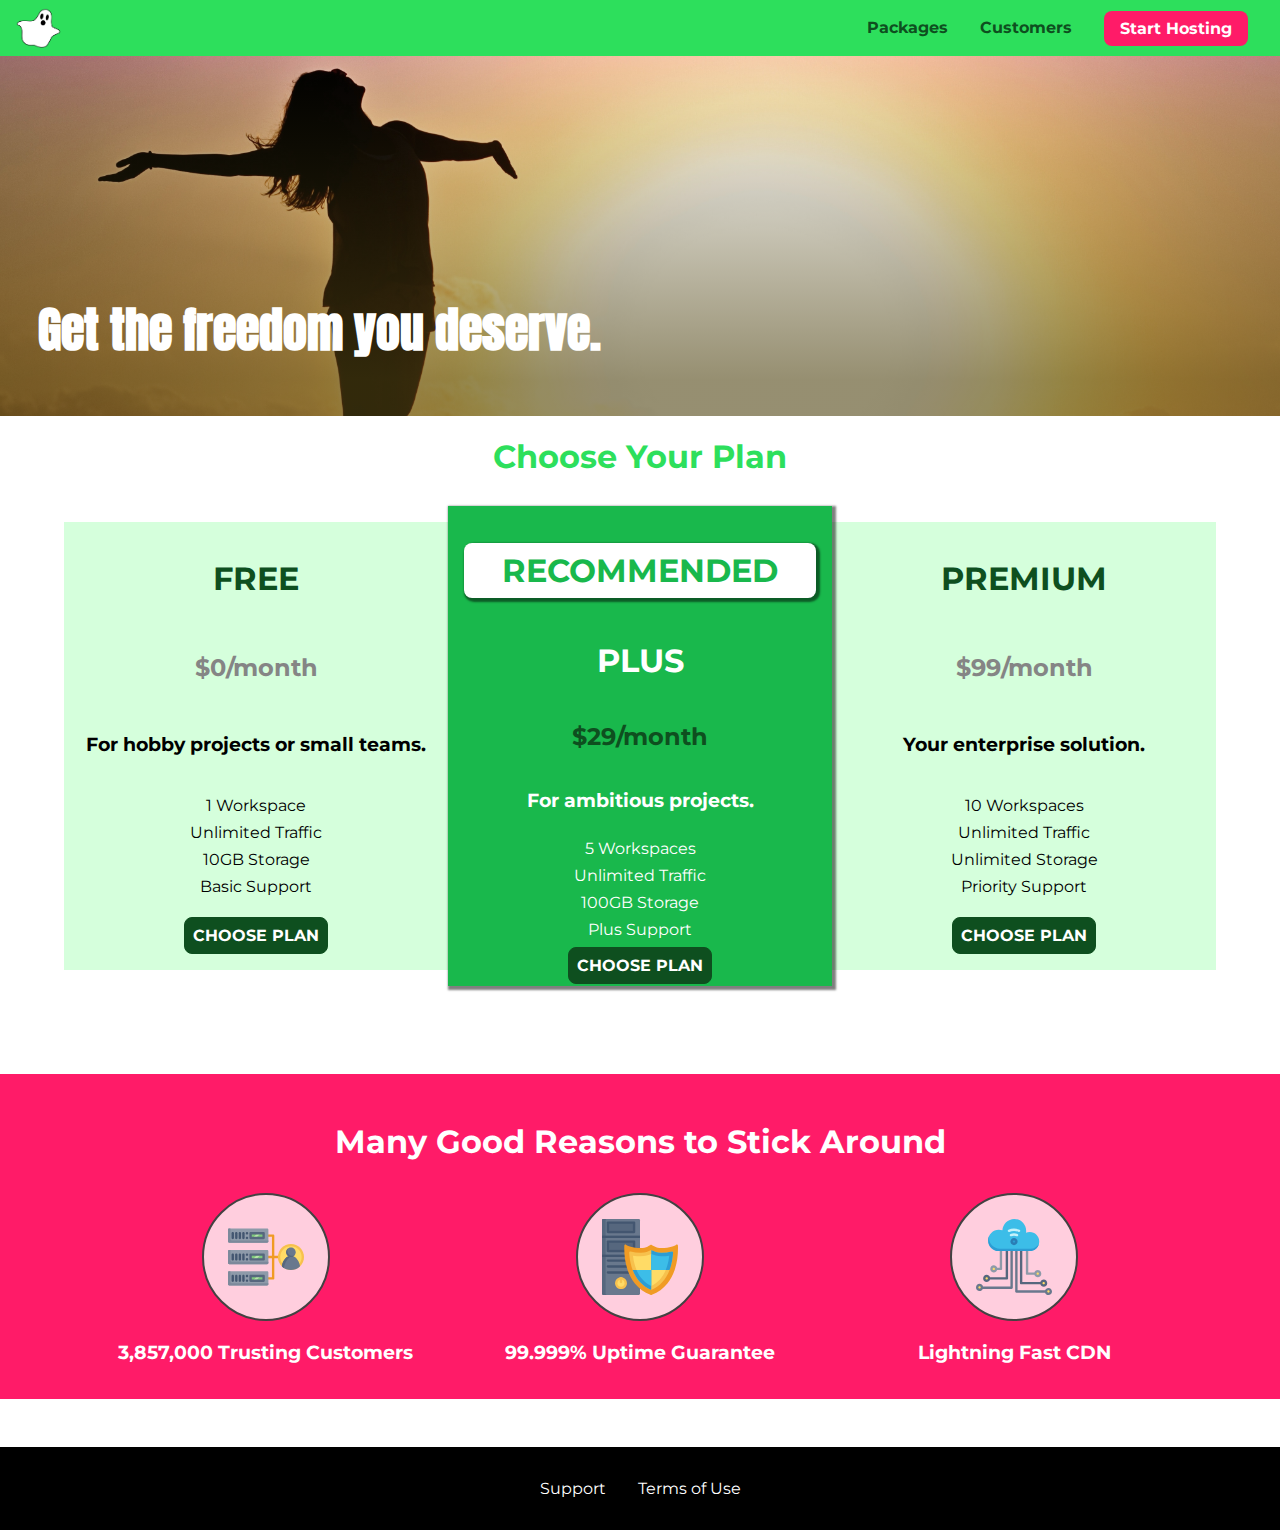
<file: index.html>
<!DOCTYPE html>
<html lang="en">

<head>
    <meta charset="UTF-8">
    <meta http-equiv="X-UA-Compatible" content="ie=edge">
    <meta name="viewport" content="width=device-width, initial-scale=1.0">
    <title>uHost</title>
    <link rel="shortcut icon" href="/images/ghost-png-36315.png">
    <link rel="stylesheet" href="shared.css">
    <link rel="stylesheet" href="main.css">
</head>

<body>
    <div class="backdrop"></div>
    <div class="modal">
        <h1 class="modal__title">Do you want to continue?</h1>
        <div class="modal__actions">
            <a href="start-hosting/index.html" class="modal__action">Yes!</a>
            <button class="modal__action modal__action--negative" type="button">No!</button>
        </div>
    </div>
    <header class="main-header">
        <div>
            <button class="toggle-button">
                <span class="toggle-button__bar"></span>
                <span class="toggle-button__bar"></span>
                <span class="toggle-button__bar"></span>
            </button>
            <a href="index.html" class="main-header__brand">
                <img src="/images/ghost-png-36315.png" alt="uHost - Your favorite hosting company">
            </a>
        </div>
        <nav class="main-nav">
            <ul class="main-nav__items">
                <li class="main-nav__item">
                    <a href="packages/index.html">Packages</a>
                </li>
                <li class="main-nav__item">
                    <a href="customers/index.html">Customers</a>
                </li>
                <li class="main-nav__item main-nav__item--cta">
                    <a href="start-hosting/index.html">Start Hosting</a>
                </li>
            </ul>
        </nav>
    </header>
    <nav class="mobile-nav">
        <ul class="mobile-nav__items">
            <li class="mobile-nav__item">
                <a href="packages/index.html">Packages</a>
            </li>
            <li class="mobile-nav__item">
                <a href="customers/index.html">Customers</a>
            </li>
            <li class="mobile-nav__item mobile-nav__item--cta">
                <a href="start-hosting/index.html">Start Hosting</a>
            </li>
        </ul>
    </nav>
    <main>
        <section id="product-overview">
            <h1>Get the freedom you deserve.</h1>
        </section>
        <section id="plans">
            <h1 class="section-title">Choose Your Plan</h1>
            <div class="plan__list">
                <article class="plan">
                    <h1 class="plan__title">FREE</h1>
                    <h2 class="plan__price">$0/month</h2>
                    <h3>For hobby projects or small teams.</h3>
                    <ul class="plan__features">
                        <li class="plan__feature">1 Workspace</li>
                        <li class="plan__feature">Unlimited Traffic</li>
                        <li class="plan__feature">10GB Storage</li>
                        <li class="plan__feature">Basic Support</li>
                    </ul>
                    <div>
                        <button class="button">CHOOSE PLAN</button>
                    </div>
                </article>
                <article class="plan plan--highlighted">
                    <h1 class="plan__annotation">RECOMMENDED</h1>
                    <h1 class="plan__title">PLUS</h1>
                    <h2 class="plan__price">$29/month</h2>
                    <h3>For ambitious projects.</h3>
                    <ul class="plan__features">
                        <li class="plan__feature">5 Workspaces</li>
                        <li class="plan__feature">Unlimited Traffic</li>
                        <li class="plan__feature">100GB Storage</li>
                        <li class="plan__feature">Plus Support</li>
                    </ul>
                    <div>
                        <button class="button">CHOOSE PLAN</button>
                    </div>
                </article>
                <article class="plan">
                    <h1 class="plan__title">PREMIUM</h1>
                    <h2 class="plan__price">$99/month</h2>
                    <h3>Your enterprise solution.</h3>
                    <ul class="plan__features">
                        <li class="plan__feature">10 Workspaces</li>
                        <li class="plan__feature">Unlimited Traffic</li>
                        <li class="plan__feature">Unlimited Storage</li>
                        <li class="plan__feature">Priority Support</li>
                    </ul>
                    <div>
                        <button class="button">CHOOSE PLAN</button>
                    </div>
                </article>
            </div>
        </section>
        <section id="key-features">
            <h1 class="section-title">Many Good Reasons to Stick Around</h1>
            <ul class="key-feature__list">
                <li class="key-feature">
                    <div class="key-feature__image">
                        <svg viewBox="0 0 512 512">
                            <path style="fill:#F09B24;"
                                d="M344,248h-32V112c0-4.418-3.582-8-8-8h-40c-4.418,0-8,3.582-8,8s3.582,8,8,8h32v128h-32  c-4.418,0-8,3.582-8,8s3.582,8,8,8h32v128h-32c-4.418,0-8,3.582-8,8s3.582,8,8,8h40c4.418,0,8-3.582,8-8V264h32c4.418,0,8-3.582,8-8  S348.418,248,344,248z" />
                            <path style="fill:#8E9AA9;"
                                d="M264,64H8c-4.418,0-8,3.582-8,8v80c0,4.418,3.582,8,8,8h256c4.418,0,8-3.582,8-8V72  C272,67.582,268.418,64,264,64z" />
                            <path style="fill:#7C899B;"
                                d="M24,144c-4.418,0-8-3.582-8-8V64H8c-4.418,0-8,3.582-8,8v80c0,4.418,3.582,8,8,8h256  c4.418,0,8-3.582,8-8v-8H24z" />
                            <rect x="152" y="96" style="fill:#B8E3A8;" width="88" height="32" />
                            <g>
                                <polygon style="fill:#7EC97D;" points="152,96 152,128 166,128 198,96  " />
                                <polygon style="fill:#7EC97D;" points="220,96 188,128 240,128 240,96  " />
                            </g>
                            <path style="fill:#56677E;"
                                d="M240,136h-88c-4.418,0-8-3.582-8-8V96c0-4.418,3.582-8,8-8h88c4.418,0,8,3.582,8,8v32  C248,132.418,244.418,136,240,136z M160,120h72v-16h-72V120z" />
                            <g>
                                <path style="fill:#435670;"
                                    d="M32,136c-4.418,0-8-3.582-8-8V96c0-4.418,3.582-8,8-8s8,3.582,8,8v32C40,132.418,36.418,136,32,136z   " />
                                <path style="fill:#435670;"
                                    d="M56,136c-4.418,0-8-3.582-8-8V96c0-4.418,3.582-8,8-8s8,3.582,8,8v32C64,132.418,60.418,136,56,136z   " />
                                <path style="fill:#435670;"
                                    d="M80,136c-4.418,0-8-3.582-8-8V96c0-4.418,3.582-8,8-8s8,3.582,8,8v32C88,132.418,84.418,136,80,136z   " />
                                <path style="fill:#435670;"
                                    d="M104,136c-4.418,0-8-3.582-8-8V96c0-4.418,3.582-8,8-8s8,3.582,8,8v32   C112,132.418,108.418,136,104,136z" />
                                <path style="fill:#435670;"
                                    d="M128,105c-4.418,0-8-3.582-8-8v-1c0-4.418,3.582-8,8-8s8,3.582,8,8v1   C136,101.418,132.418,105,128,105z" />
                                <path style="fill:#435670;"
                                    d="M128,136c-4.418,0-8-3.582-8-8v-1c0-4.418,3.582-8,8-8s8,3.582,8,8v1   C136,132.418,132.418,136,128,136z" />
                            </g>
                            <path style="fill:#8E9AA9;"
                                d="M264,208H8c-4.418,0-8,3.582-8,8v80c0,4.418,3.582,8,8,8h256c4.418,0,8-3.582,8-8v-80  C272,211.582,268.418,208,264,208z" />
                            <path style="fill:#7C899B;"
                                d="M24,288c-4.418,0-8-3.582-8-8v-72H8c-4.418,0-8,3.582-8,8v80c0,4.418,3.582,8,8,8h256  c4.418,0,8-3.582,8-8v-8H24z" />
                            <rect x="152" y="240" style="fill:#B8E3A8;" width="88" height="32" />
                            <g>
                                <polygon style="fill:#7EC97D;" points="152,240 152,272 166,272 198,240  " />
                                <polygon style="fill:#7EC97D;" points="220,240 188,272 240,272 240,240  " />
                            </g>
                            <path style="fill:#56677E;"
                                d="M240,280h-88c-4.418,0-8-3.582-8-8v-32c0-4.418,3.582-8,8-8h88c4.418,0,8,3.582,8,8v32  C248,276.418,244.418,280,240,280z M160,264h72v-16h-72V264z" />
                            <g>
                                <path style="fill:#435670;"
                                    d="M32,280c-4.418,0-8-3.582-8-8v-32c0-4.418,3.582-8,8-8s8,3.582,8,8v32C40,276.418,36.418,280,32,280   z" />
                                <path style="fill:#435670;"
                                    d="M56,280c-4.418,0-8-3.582-8-8v-32c0-4.418,3.582-8,8-8s8,3.582,8,8v32C64,276.418,60.418,280,56,280   z" />
                                <path style="fill:#435670;"
                                    d="M80,280c-4.418,0-8-3.582-8-8v-32c0-4.418,3.582-8,8-8s8,3.582,8,8v32C88,276.418,84.418,280,80,280   z" />
                                <path style="fill:#435670;"
                                    d="M104,280c-4.418,0-8-3.582-8-8v-32c0-4.418,3.582-8,8-8s8,3.582,8,8v32   C112,276.418,108.418,280,104,280z" />
                                <path style="fill:#435670;"
                                    d="M128,249c-4.418,0-8-3.582-8-8v-1c0-4.418,3.582-8,8-8s8,3.582,8,8v1   C136,245.418,132.418,249,128,249z" />
                                <path style="fill:#435670;"
                                    d="M128,280c-4.418,0-8-3.582-8-8v-1c0-4.418,3.582-8,8-8s8,3.582,8,8v1   C136,276.418,132.418,280,128,280z" />
                            </g>
                            <path style="fill:#8E9AA9;"
                                d="M264,352H8c-4.418,0-8,3.582-8,8v80c0,4.418,3.582,8,8,8h256c4.418,0,8-3.582,8-8v-80  C272,355.582,268.418,352,264,352z" />
                            <path style="fill:#7C899B;"
                                d="M24,432c-4.418,0-8-3.582-8-8v-72H8c-4.418,0-8,3.582-8,8v80c0,4.418,3.582,8,8,8h256  c4.418,0,8-3.582,8-8v-8H24z" />
                            <rect x="152" y="384" style="fill:#B8E3A8;" width="88" height="32" />
                            <g>
                                <polygon style="fill:#7EC97D;" points="152,384 152,416 166,416 198,384  " />
                                <polygon style="fill:#7EC97D;" points="220,384 188,416 240,416 240,384  " />
                            </g>
                            <path style="fill:#56677E;"
                                d="M240,424h-88c-4.418,0-8-3.582-8-8v-32c0-4.418,3.582-8,8-8h88c4.418,0,8,3.582,8,8v32  C248,420.418,244.418,424,240,424z M160,408h72v-16h-72V408z" />
                            <g>
                                <path style="fill:#435670;"
                                    d="M32,424c-4.418,0-8-3.582-8-8v-32c0-4.418,3.582-8,8-8s8,3.582,8,8v32C40,420.418,36.418,424,32,424   z" />
                                <path style="fill:#435670;"
                                    d="M56,424c-4.418,0-8-3.582-8-8v-32c0-4.418,3.582-8,8-8s8,3.582,8,8v32C64,420.418,60.418,424,56,424   z" />
                                <path style="fill:#435670;"
                                    d="M80,424c-4.418,0-8-3.582-8-8v-32c0-4.418,3.582-8,8-8s8,3.582,8,8v32C88,420.418,84.418,424,80,424   z" />
                                <path style="fill:#435670;"
                                    d="M104,424c-4.418,0-8-3.582-8-8v-32c0-4.418,3.582-8,8-8s8,3.582,8,8v32   C112,420.418,108.418,424,104,424z" />
                                <path style="fill:#435670;"
                                    d="M128,393c-4.418,0-8-3.582-8-8v-1c0-4.418,3.582-8,8-8s8,3.582,8,8v1   C136,389.418,132.418,393,128,393z" />
                                <path style="fill:#435670;"
                                    d="M128,424c-4.418,0-8-3.582-8-8v-1c0-4.418,3.582-8,8-8s8,3.582,8,8v1   C136,420.418,132.418,424,128,424z" />
                            </g>
                            <path style="fill:#F7C14D;"
                                d="M424,168c-48.523,0-88,39.477-88,88s39.477,88,88,88s88-39.477,88-88S472.523,168,424,168z" />
                            <path style="fill:#FFDB66;"
                                d="M424,184c-39.701,0-72,32.299-72,72s32.299,72,72,72s72-32.299,72-72S463.701,184,424,184z" />
                            <path style="fill:#69788D;"
                                d="M484.893,314.16C476.393,274.588,451.922,248,424,248s-52.393,26.588-60.893,66.16  c-0.605,2.82,0.354,5.749,2.511,7.664C381.731,336.124,402.465,344,424,344s42.269-7.876,58.381-22.176  C484.539,319.909,485.498,316.98,484.893,314.16z" />
                            <path style="fill:#56677E;"
                                d="M434.053,249.171C430.768,248.403,427.411,248,424,248c-27.922,0-52.393,26.588-60.893,66.16  c-0.605,2.82,0.354,5.749,2.511,7.664c3.383,3.002,6.979,5.703,10.734,8.125C384.904,286.243,407.373,255.378,434.053,249.171z" />
                            <path style="fill:#69788D;"
                                d="M424,192c-17.645,0-32,14.355-32,32s14.355,32,32,32s32-14.355,32-32S441.645,192,424,192z" />
                            <path style="fill:#56677E;"
                                d="M432,248c-17.645,0-32-14.355-32-32c0-6.783,2.128-13.076,5.742-18.258  C397.444,203.53,392,213.138,392,224c0,17.645,14.355,32,32,32c10.862,0,20.471-5.444,26.258-13.742  C445.076,245.872,438.783,248,432,248z" />

                        </svg>
                    </div>
                    <p class="key-feature__description">3,857,000 Trusting Customers</p>
                </li>
                <li class="key-feature">
                    <div class="key-feature__image">
                        <svg viewBox="0 0 512 512">
                            <path style="fill:#69788D;"
                                d="M248,0H8C3.582,0,0,3.582,0,8v496c0,4.418,3.582,8,8,8h240c4.418,0,8-3.582,8-8V8  C256,3.582,252.418,0,248,0z" />
                            <path style="fill:#56677E;"
                                d="M24,504V8c0-4.418,3.582-8,8-8H8C3.582,0,0,3.582,0,8v496c0,4.418,3.582,8,8,8h24  C27.582,512,24,508.418,24,504z" />
                            <g>
                                <rect x="0" y="112" style="fill:#435670;" width="256" height="16" />
                                <rect x="0" y="240" style="fill:#435670;" width="256" height="16" />
                            </g>
                            <path style="fill:#F7C14D;"
                                d="M128,392c-22.056,0-40,17.944-40,40s17.944,40,40,40s40-17.944,40-40S150.056,392,128,392z" />
                            <path style="fill:#FFDB66;"
                                d="M128,408c-13.233,0-24,10.767-24,24s10.767,24,24,24s24-10.767,24-24S141.233,408,128,408z" />
                            <path style="fill:#F7C14D;"
                                d="M128,392c-2.739,0-5.414,0.278-8,0.805V424c0,4.418,3.582,8,8,8c4.418,0,8-3.582,8-8v-31.195  C133.414,392.278,130.739,392,128,392z" />
                            <g>
                                <path style="fill:#435670;"
                                    d="M216,288H40c-4.418,0-8-3.582-8-8s3.582-8,8-8h176c4.418,0,8,3.582,8,8S220.418,288,216,288z" />
                                <path style="fill:#435670;"
                                    d="M216,328H40c-4.418,0-8-3.582-8-8s3.582-8,8-8h176c4.418,0,8,3.582,8,8S220.418,328,216,328z" />
                                <path style="fill:#435670;"
                                    d="M216,368H40c-4.418,0-8-3.582-8-8s3.582-8,8-8h176c4.418,0,8,3.582,8,8S220.418,368,216,368z" />
                                <path style="fill:#435670;"
                                    d="M216,16H40c-4.418,0-8,3.582-8,8v64c0,4.418,3.582,8,8,8h176c4.418,0,8-3.582,8-8V24   C224,19.582,220.418,16,216,16z" />
                            </g>
                            <rect x="48" y="32" style="fill:#56677E;" width="160" height="48" />
                            <path style="fill:#435670;"
                                d="M216,144H40c-4.418,0-8,3.582-8,8v64c0,4.418,3.582,8,8,8h176c4.418,0,8-3.582,8-8v-64  C224,147.582,220.418,144,216,144z" />
                            <rect x="48" y="160" style="fill:#56677E;" width="160" height="48" />
                            <path style="fill:#F09B24;"
                                d="M511.747,180.237c-0.194-6.537-8.107-10.107-13.135-5.894c-5.6,4.693-42.904,21.282-98.514,21.282  c-33.45,0-64.625-20.999-64.929-21.206c-2.9-1.991-6.764-1.85-9.512,0.346c-2.677,2.135-27.201,20.86-63.793,20.86  c-55.607,0-92.914-16.589-98.515-21.282c-5.028-4.211-12.941-0.645-13.135,5.894c-1.634,54.834,4.655,105.941,18.693,151.903  c12.096,39.604,29.759,74.047,52.497,102.373c27.538,34.304,62.743,59.882,104.66,76.045c3.069,1.918,6.757,1.921,9.83,0  c41.917-16.163,77.122-41.741,104.66-76.045c22.738-28.326,40.401-62.77,52.497-102.373  C507.092,286.179,513.381,235.071,511.747,180.237z" />
                            <path style="fill:#F7C14D;"
                                d="M476.21,221.226c-1.953-1.631-4.568-2.235-7.036-1.628c-21.686,5.327-44.926,8.028-69.075,8.028  c-25.926,0-49.633-8.975-64.955-16.504c-2.307-1.134-5.016-1.091-7.284,0.116c-14.059,7.477-36.919,16.388-65.994,16.388  c-24.153,0-47.394-2.701-69.075-8.028c-5.155-1.268-10.221,2.966-9.894,8.261c2.077,33.693,7.668,65.635,16.616,94.935  c22.774,74.565,66.139,126.334,128.888,153.868c2.032,0.891,4.397,0.891,6.43,0c61.777-27.107,104.716-78.876,127.62-153.868  c8.948-29.3,14.539-61.241,16.616-94.935C479.224,225.319,478.163,222.856,476.21,221.226z" />
                            <path style="fill:#FFDB66;"
                                d="M331.609,451.727c-52.604-25.289-89.304-70.987-109.144-135.944  c-6.532-21.39-11.162-44.336-13.82-68.447c17.133,2.852,34.952,4.291,53.22,4.291c29.394,0,53.376-7.793,69.978-15.561  c17.44,7.736,41.656,15.561,68.256,15.561c18.267,0,36.085-1.439,53.219-4.291c-2.659,24.112-7.288,47.06-13.82,68.448  C419.545,381.108,383.27,426.805,331.609,451.727z" />
                            <g>
                                <path style="fill:#2C9DD4;"
                                    d="M479.066,227.858c0.157-2.539-0.903-5.002-2.856-6.633s-4.568-2.235-7.036-1.628   c-21.686,5.327-44.926,8.028-69.075,8.028c-25.926,0-49.633-8.975-64.955-16.504c-1.057-0.52-2.2-0.78-3.345-0.806l-0.072,133.351   h123.601c2.556-6.746,4.933-13.702,7.123-20.874C471.398,293.493,476.989,261.552,479.066,227.858z" />
                                <path style="fill:#2C9DD4;"
                                    d="M206.658,343.667c24.153,63.42,65.028,108.108,121.743,132.995c1.031,0.452,2.147,0.673,3.263,0.666   l0.063-133.661H206.658z" />
                            </g>
                            <g>
                                <path style="fill:#3CBDE8;"
                                    d="M439.497,315.783c6.532-21.389,11.161-44.336,13.82-68.448c-17.134,2.852-34.952,4.291-53.219,4.291   c-26.6,0-50.815-7.824-68.256-15.561l-0.116,107.601h97.758C433.179,334.807,436.524,325.518,439.497,315.783z" />
                                <path style="fill:#3CBDE8;"
                                    d="M232.523,343.667c21.144,50.298,54.363,86.56,99.087,108.06l0.117-108.06H232.523z" />
                            </g>
                        </svg>
                    </div>
                    <p class="key-feature__description">99.999% Uptime Guarantee</p>
                </li>
                <li class="key-feature">
                    <div class="key-feature__image">
                        <svg viewBox="0 0 512 512">
                            <path style="fill:#8E9AA9;"
                                d="M168,200c-4.418,0-8,3.582-8,8v120h-17.376c-3.302-9.311-12.194-16-22.624-16  c-13.234,0-24,10.767-24,24s10.766,24,24,24c10.429,0,19.321-6.689,22.624-16H168c4.418,0,8-3.582,8-8V208  C176,203.582,172.418,200,168,200z" />
                            <path style="fill:#FFDB66;"
                                d="M120,328c-4.411,0-8,3.589-8,8s3.589,8,8,8s8-3.589,8-8S124.411,328,120,328z" />
                            <path style="fill:#56677E;"
                                d="M208,200c-4.418,0-8,3.582-8,8v184H94.624C91.322,382.689,82.43,376,72,376  c-13.234,0-24,10.767-24,24s10.766,24,24,24c10.429,0,19.321-6.689,22.624-16H208c4.418,0,8-3.582,8-8V208  C216,203.582,212.418,200,208,200z" />
                            <path style="fill:#FFDB66;"
                                d="M72,392c-4.411,0-8,3.589-8,8s3.589,8,8,8s8-3.589,8-8S76.411,392,72,392z" />
                            <path style="fill:#69788D;"
                                d="M240,208c-4.418,0-8,3.582-8,8v239H47.24c-2.671-10.34-12.078-18-23.24-18c-13.234,0-24,10.767-24,24  s10.766,24,24,24c9.666,0,18.009-5.747,21.809-14H240c4.418,0,8-3.582,8-8V216C248,211.582,244.418,208,240,208z" />
                            <path style="fill:#FFDB66;"
                                d="M24,453c-4.411,0-8,3.589-8,8s3.589,8,8,8s8-3.589,8-8S28.411,453,24,453z" />
                            <path style="fill:#69788D;"
                                d="M488,464c-10.429,0-19.321,6.689-22.624,16H280V208c0-4.418-3.582-8-8-8s-8,3.582-8,8v280  c0,4.418,3.582,8,8,8h193.376c3.302,9.311,12.194,16,22.624,16c13.234,0,24-10.767,24-24S501.234,464,488,464z" />
                            <path style="fill:#FFDB66;"
                                d="M488,480c-4.411,0-8,3.589-8,8s3.589,8,8,8s8-3.589,8-8S492.411,480,488,480z" />
                            <path style="fill:#56677E;"
                                d="M456,408c-10.429,0-19.321,6.689-22.624,16H312V208c0-4.418-3.582-8-8-8s-8,3.582-8,8v224  c0,4.418,3.582,8,8,8h129.376c3.302,9.311,12.194,16,22.624,16c13.234,0,24-10.767,24-24S469.234,408,456,408z" />
                            <path style="fill:#FFDB66;"
                                d="M456,424c-4.411,0-8,3.589-8,8s3.589,8,8,8s8-3.589,8-8S460.411,424,456,424z" />
                            <path style="fill:#8E9AA9;"
                                d="M416,344c-10.429,0-19.321,6.689-22.624,16H352V208c0-4.418-3.582-8-8-8s-8,3.582-8,8v160  c0,4.418,3.582,8,8,8h49.376c3.302,9.311,12.194,16,22.624,16c13.234,0,24-10.767,24-24S429.234,344,416,344z" />
                            <path style="fill:#FFDB66;"
                                d="M416,360c-4.411,0-8,3.589-8,8s3.589,8,8,8s8-3.589,8-8S420.411,360,416,360z" />
                            <path style="fill:#3CBDE8;"
                                d="M362,88c-8.741,0-17.231,1.751-25.06,5.085C337.646,88.797,338,84.43,338,80  c0-44.112-35.888-80-80-80c-42.823,0-77.895,33.816-79.909,76.149C170.393,73.415,162.244,72,154,72c-39.701,0-72,32.299-72,72  s32.299,72,72,72h208c35.29,0,64-28.71,64-64S397.29,88,362,88z" />
                            <path style="fill:#2C9DD4;"
                                d="M368,200H160c-39.701,0-72-32.299-72-72c0-5.863,0.721-11.559,2.05-17.019  C84.918,120.88,82,132.102,82,144c0,39.701,32.299,72,72,72h208c30.389,0,55.88-21.296,62.379-49.743  C413.565,186.327,392.352,200,368,200z" />
                            <path style="fill:#2A7DB5;"
                                d="M256,128c-13.234,0-24,10.767-24,24s10.766,24,24,24c13.233,0,24-10.767,24-24S269.233,128,256,128z" />
                            <path style="fill:#2C9DD4;"
                                d="M256,144c-4.411,0-8,3.589-8,8s3.589,8,8,8c4.411,0,8-3.589,8-8S260.411,144,256,144z" />
                            <g>
                                <path style="fill:#C5F1FA;"
                                    d="M221.755,87.695c-2.994,0-5.864-1.688-7.233-4.572c-1.894-3.991-0.194-8.763,3.798-10.657   C230.157,66.849,242.834,64,256,64c13.166,0,25.844,2.849,37.68,8.466c3.992,1.895,5.692,6.666,3.798,10.657   s-6.666,5.692-10.657,3.798C277.144,82.328,266.774,80,256,80c-10.774,0-21.144,2.328-30.821,6.921   C224.072,87.446,222.904,87.695,221.755,87.695z" />
                                <path style="fill:#C5F1FA;"
                                    d="M276.545,116.618c-1.148,0-2.316-0.249-3.424-0.774C267.745,113.293,261.985,112,256,112   c-5.985,0-11.745,1.293-17.121,3.844c-3.991,1.895-8.763,0.192-10.657-3.798c-1.894-3.992-0.193-8.764,3.798-10.657   C239.557,97.813,247.625,96,256,96c8.376,0,16.444,1.813,23.98,5.389c3.991,1.894,5.692,6.665,3.798,10.657   C282.41,114.93,279.539,116.618,276.545,116.618z" />
                            </g>

                        </svg>
                    </div>
                    <p class="key-feature__description">Lightning Fast CDN</p>
                </li>
            </ul>
        </section>
    </main>
    <footer class="main-footer">
        <nav>
            <ul class="main-footer__links">
                <li class="main-footer__link">
                    <a href="#">Support</a>
                </li>
                <li class="main-footer__link">
                    <a href="#">Terms of Use</a>
                </li>
            </ul>
        </nav>
    </footer>
    <script src="shared.js"></script>
</body>

</html>
</file>
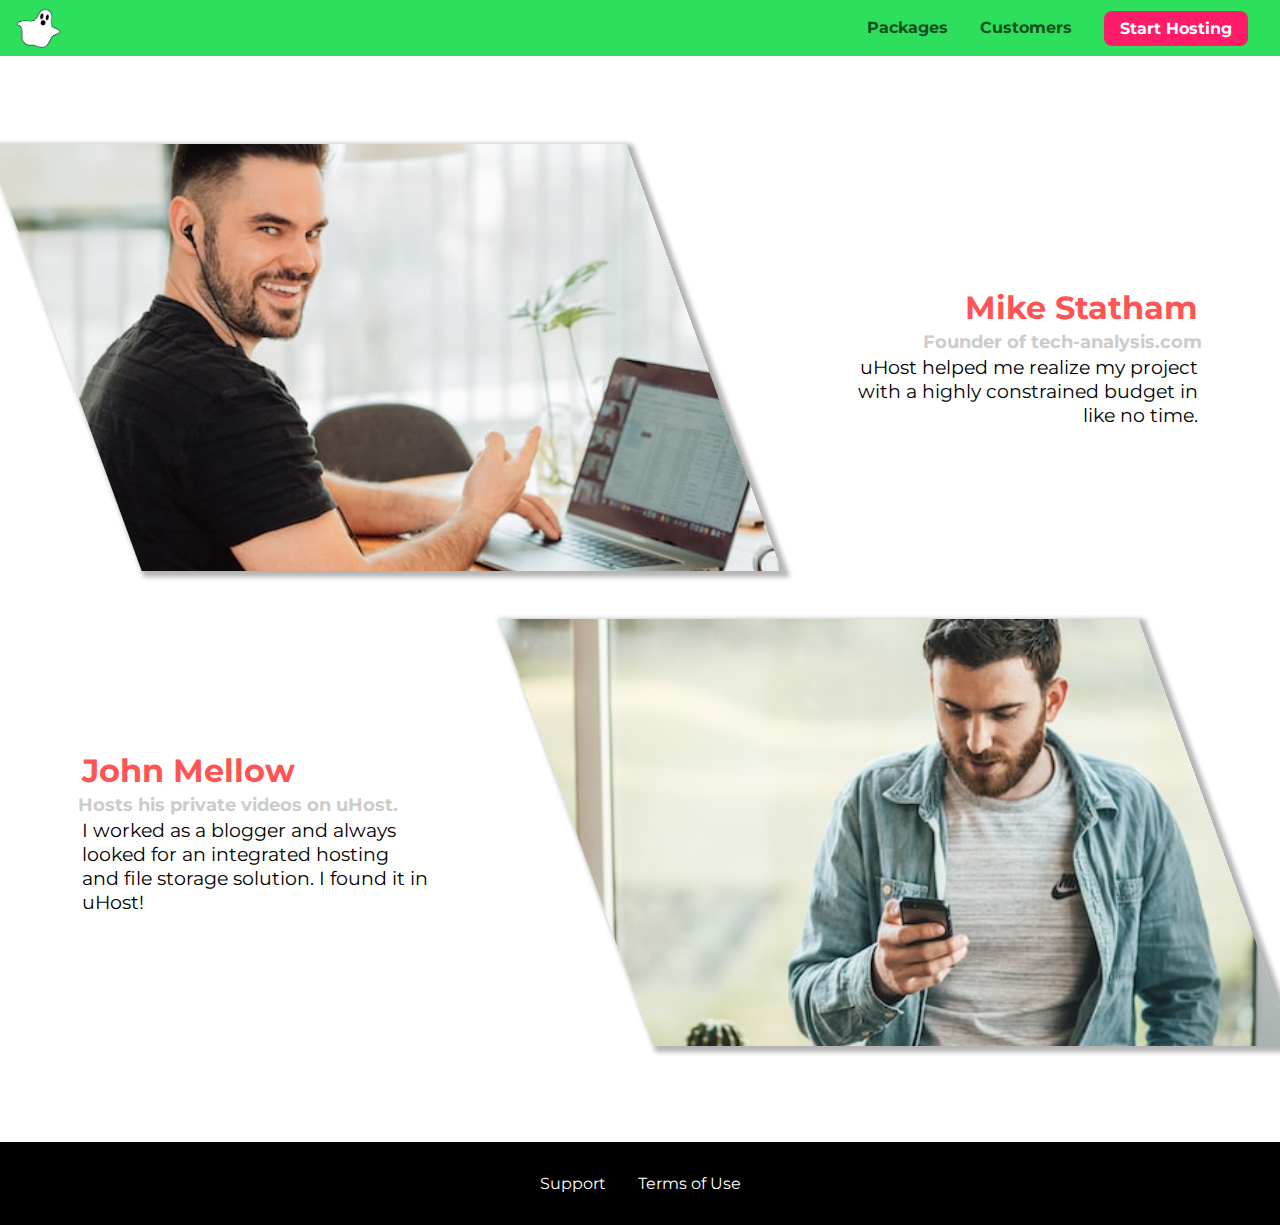
<file: customers/index.html>
<!DOCTYPE html>
<html lang="en">

<head>
    <meta charset="UTF-8">
    <meta name="viewport" content="width=device-width, initial-scale=1.0">
    <meta http-equiv="X-UA-Compatible" content="ie=edge">
    <title>uHost Customers</title>
    <link rel="shortcut icon" href="../images/ghost-png-36315.png">
    <link rel="stylesheet" href="../shared.css">
    <link rel="stylesheet" href="customers.css">
</head>

<body>
    <div class="backdrop"></div>
    <header class="main-header">
        <div>
            <button class="toggle-button">
                <span class="toggle-button__bar"></span>
                <span class="toggle-button__bar"></span>
                <span class="toggle-button__bar"></span>
            </button>
            <a href="../index.html" class="main-header__brand">
                <img src="../images/ghost-png-36315.png" alt="uHost - Your favorite hosting company">
            </a>
        </div>
        <nav class="main-nav">
            <ul class="main-nav__items">
                <li class="main-nav__item">
                    <a href="../packages/index.html">Packages</a>
                </li>
                <li class="main-nav__item">
                    <a href="index.html">Customers</a>
                </li>
                <li class="main-nav__item main-nav__item--cta">
                    <a href="../start-hosting/index.html">Start Hosting</a>
                </li>
            </ul>
        </nav>
    </header>
    <nav class="mobile-nav">
        <ul class="mobile-nav__items">
            <li class="mobile-nav__item">
                <a href="../packages/index.html">Packages</a>
            </li>
            <li class="mobile-nav__item">
                <a href="index.html">Customers</a>
            </li>
            <li class="mobile-nav__item mobile-nav__item--cta">
                <a href="../start-hosting/index.html">Start Hosting</a>
            </li>
        </ul>
    </nav>
    <main>
        <div>
            <div class="testimonial" id="customer-1">
                <div class="testimonial__image-container">
                    <img src="../images/customer-1.jpg" alt="Mike Statham - Customer" class="testimonial__image">
                </div>
                <div class="testimonial__info">
                    <h1 class="testimonial__name">Mike Statham</h1>
                    <h2 class="testimonial__subtitle">Founder of
                        <a href="tech-analysis.com">tech-analysis.com</a>
                    </h2>
                    <p class="testimonial__text">uHost helped me realize my project with a highly constrained budget in
                        like no time.</p>
                </div>
            </div>
            <div class="testimonial" id="customer-2">

                <div class="testimonial__info">
                    <h1 class="testimonial__name">John Mellow</h1>
                    <h2 class="testimonial__subtitle">Hosts his private videos on uHost.
                    </h2>
                    <p class="testimonial__text">I worked as a blogger and always looked for an integrated hosting and
                        file storage solution. I found
                        it in uHost!
                    </p>
                </div>
                <div class="testimonial__image-container">
                    <img src="../images/customer-2.jpg" alt="John Mellow - Customer" class="testimonial__image">
                </div>
            </div>
        </div>
    </main>
    <footer class="main-footer">
        <nav>
            <ul class="main-footer__links">
                <li class="main-footer__link">
                    <a href="#">Support</a>
                </li>
                <li class="main-footer__link">
                    <a href="#">Terms of Use</a>
                </li>
            </ul>
        </nav>
    </footer>
    <script src="../shared.js"></script>
</body>

</html>
</file>
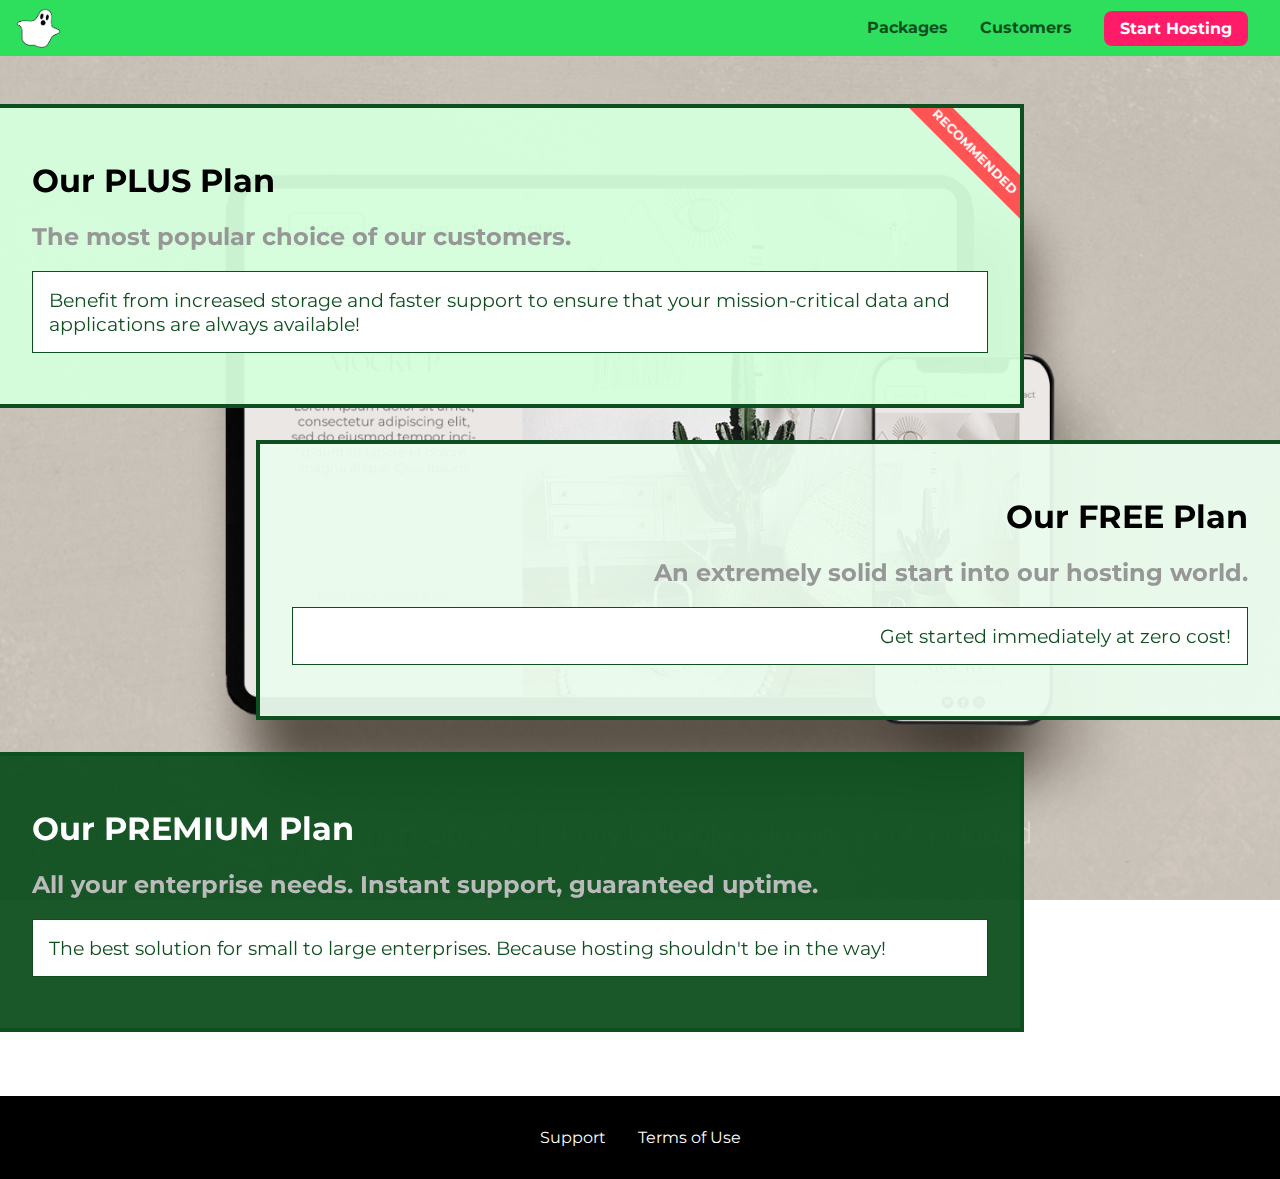
<file: packages/index.html>
<!DOCTYPE html>
<html lang="en">

<head>
    <meta charset="UTF-8">
    <meta http-equiv="X-UA-Compatible" content="ie=edge">
    <meta name="viewport" content="width=device-width, initial-scale=1.0">
    <title>uHost</title>
    <link rel="shortcut icon" href="../images/ghost-png-36315.png">
    <link rel="stylesheet" href="../shared.css">
    <link rel="stylesheet" href="packages.css">
</head>

<body>
    <div class="backdrop"></div>
    <div class="background"></div>
    <header class="main-header">
        <div>
            <button class="toggle-button">
                <span class="toggle-button__bar"></span>
                <span class="toggle-button__bar"></span>
                <span class="toggle-button__bar"></span>
            </button>
            <a href="../index.html" class="main-header__brand">
                <img src="../images/ghost-png-36315.png" alt="uHost - Your favorite hosting company">
            </a>
        </div>
        <nav class="main-nav">
            <ul class="main-nav__items">
                <li class="main-nav__item">
                    <a href="index.html">Packages</a>
                </li>
                <li class="main-nav__item">
                    <a href="../customers/index.html">Customers</a>
                </li>
                <li class="main-nav__item main-nav__item--cta">
                    <a href="../start-hosting/index.html">Start Hosting</a>
                </li>
            </ul>
        </nav>
    </header>
    <nav class="mobile-nav">
        <ul class="mobile-nav__items">
            <li class="mobile-nav__item">
                <a href="index.html">Packages</a>
            </li>
            <li class="mobile-nav__item">
                <a href="../customers/index.html">Customers</a>
            </li>
            <li class="mobile-nav__item mobile-nav__item--cta">
                <a href="../start-hosting/index.html">Start Hosting</a>
            </li>
        </ul>
    </nav>
    <main>
        <section class="package" id="plus">
            <a href="#">
                <h1 class="package__title">Our PLUS Plan</h1>
                <h2 class="package__badge">RECOMMENDED</h2>
                <h2 class="package__subtitle">The most popular choice of our customers.</h2>
                <p class="package__info">Benefit from increased storage and faster support to ensure that your
                    mission-critical data and applications
                    are always available!</p>
            </a>
        </section>
        <section class="package" id="free">
            <a href="#">
                <h1 class="package__title">Our FREE Plan</h1>
                <h2 class="package__subtitle">An extremely solid start into our hosting world.</h2>
                <p class="package__info">Get started immediately at zero cost!</p>
            </a>
        </section>
        <div class="clearfix"></div>
        <section class="package" id="premium">
            <a href="#">
                <h1 class="package__title">Our PREMIUM Plan</h1>
                <h2 class="package__subtitle">All your enterprise needs. Instant support, guaranteed uptime. </h2>
                <p class="package__info">The best solution for small to large enterprises. Because hosting shouldn't be
                    in the way!</p>
            </a>
        </section>
    </main>
    <footer class="main-footer">
        <nav>
            <ul class="main-footer__links">
                <li class="main-footer__link">
                    <a href="#">Support</a>
                </li>
                <li class="main-footer__link">
                    <a href="#">Terms of Use</a>
                </li>
            </ul>
        </nav>
    </footer>
    <script src="../shared.js"></script>
</body>

</html>
</file>
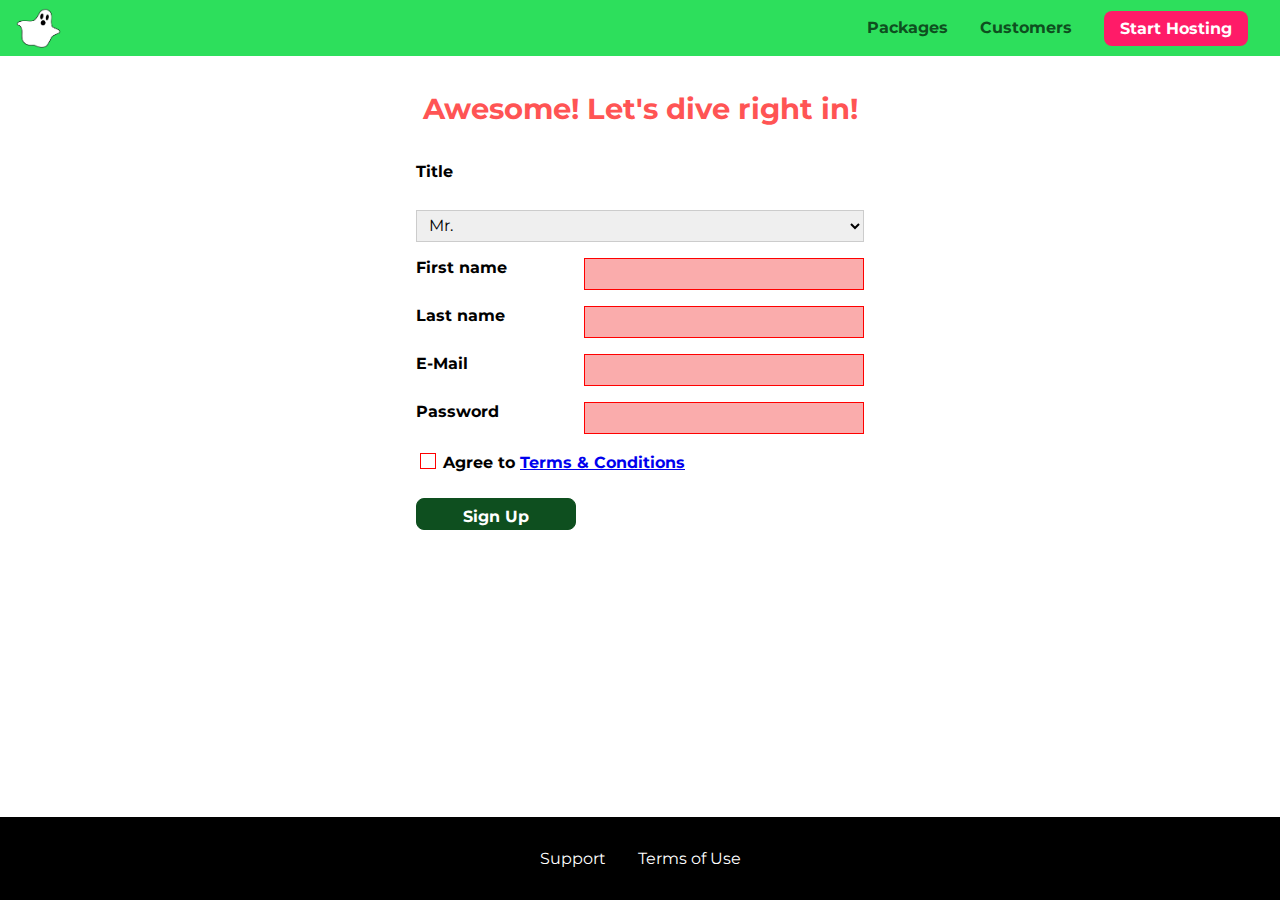
<file: start-hosting/index.html>
<!DOCTYPE html>
<html lang="en">

<head>
    <meta charset="UTF-8">
    <meta name="viewport" content="width=device-width, initial-scale=1.0">
    <meta http-equiv="X-UA-Compatible" content="ie=edge">
    <title>uHost Signup</title>
    <link rel="shortcut icon" href="../images/ghost-png-36315.png">
    <link rel="stylesheet" href="../shared.css">
    <link rel="stylesheet" href="start-hosting.css">

</head>

<body>
    <div class="backdrop"></div>
    <header class="main-header">
        <div>
            <button class="toggle-button">
                <span class="toggle-button__bar"></span>
                <span class="toggle-button__bar"></span>
                <span class="toggle-button__bar"></span>
            </button>
            <a href="../index.html" class="main-header__brand">
                <img src="../images/ghost-png-36315.png" alt="uHost - Your favorite hosting company">
            </a>
        </div>
        <nav class="main-nav">
            <ul class="main-nav__items">
                <li class="main-nav__item">
                    <a href="../packages/index.html">Packages</a>
                </li>
                <li class="main-nav__item">
                    <a href="../customers/index.html">Customers</a>
                </li>
                <li class="main-nav__item main-nav__item--cta">
                    <a href="index.html">Start Hosting</a>
                </li>
            </ul>
        </nav>
    </header>
    <nav class="mobile-nav">
        <ul class="mobile-nav__items">
            <li class="mobile-nav__item">
                <a href="../packages/index.html">Packages</a>
            </li>
            <li class="mobile-nav__item">
                <a href="../customers/index.html">Customers</a>
            </li>
            <li class="mobile-nav__item mobile-nav__item--cta">
                <a href="index.html">Start Hosting</a>
            </li>
        </ul>
    </nav>
    <main class="signup-page">
        <h1 class="signup-title">Awesome! Let's dive right in!</h1>
        <form action="index.html" class="signup-form">
            <label for="title">Title</label>
            <select id="title">
                <option value="mr">Mr.</option>
                <option value="ms">Ms.</option>
            </select>
            <label for="first-name">First name</label>
            <input type="text" id="first-name" required>
            <label for="last-name">Last name</label>
            <input type="text" id="last-name" required>
            <label for="email">E-Mail</label>
            <input type="email" id="email" required>
            <label for="password">Password</label>
            <input type="password" id="password" required>
            <div class="signup-form__checkbox">
                <input type="checkbox" id="agree-terms" required>
                <label for="agree-terms">Agree to
                    <a href="#">Terms &amp; Conditions</a>
                </label>
            </div>
            <button type="submit" class="button">Sign Up</button>
        </form>
    </main>
    <footer class="main-footer">
        <nav>
            <ul class="main-footer__links">
                <li class="main-footer__link">
                    <a href="#">Support</a>
                </li>
                <li class="main-footer__link">
                    <a href="#">Terms of Use</a>
                </li>
            </ul>
        </nav>
    </footer>
    <script src="../shared.js"></script>
</body>

</html>
</file>
<file: shared.css>
@import url("https://fonts.googleapis.com/css?family=Roboto:100,400,900");
@import url("https://fonts.googleapis.com/css?family=Anton");
@import url("https://fonts.googleapis.com/css?family=Montserrat:400,700");

* {
  box-sizing: border-box;
}

html {
  height: 100%;
}

body {
  font-family: "Montserrat", sans-serif;
  margin: 0;
  display: grid;
  grid-template-rows: 3.5rem auto fit-content(8rem);
  grid-template-areas:
    "header"
    "main"
    "footer";
  /* padding-top: 3.5rem; */
  height: 100%;
}

main {
  /* grid-row: 2 / 3; */
  grid-area: main;
}

.backdrop {
  display: none;
  position: fixed;
  opacity: 0;
  top: 0;
  left: 0;
  z-index: 100;
  width: 100vw;
  height: 100vh;
  background: rgba(0, 0, 0, 0.5);
  transition: opacity 0.2s linear;
}

.main-header {
  width: 100%;
  position: fixed;
  top: 0;
  left: 0;
  background: #2ddf5c;
  padding: 0.5rem 1rem;
  z-index: 60;
  display: flex;
  align-items: center;
  justify-content: space-between;
}

.toggle-button {
  width: 3rem;
  background: transparent;
  border: none;
  cursor: pointer;
  padding-top: 0;
  padding-bottom: 0;
  vertical-align: middle;
}

.toggle-button:focus {
  outline: none;
}

.toggle-button__bar {
  width: 100%;
  height: 0.2rem;
  background: black;
  display: block;
  margin: 0.6rem 0;
}

.main-header__brand {
  color: #0e4f1f;
  text-decoration: none;
  font-weight: bold;
  /* width: 20px; */
}

.main-header__brand img {
  height: 2.5rem;
  vertical-align: middle;
  /* width: 100%; */
}

.main-nav {
  display: none;
}

.main-nav__items {
  margin: 0;
  padding: 0;
  list-style: none;
  display: flex;
}

.main-nav__item {
  margin: 0 1rem;
}

.main-nav__item a,
.mobile-nav__item a {
  text-decoration: none;
  color: #0e4f1f;
  font-weight: bold;
  padding: 0.2rem 0;
}

.main-nav__item a:hover,
.main-nav__item a:active {
  color: white;
  border-bottom: 5px solid white;
}

.main-nav__item--cta {
  animation: wiggle 400ms 3s 8 ease-out none;
}

.main-nav__item--cta a,
.mobile-nav__item--cta a {
  color: white;
  background: #ff1b68;
  padding: 0.5rem 1rem;
  border-radius: 8px;
}

.main-nav__item--cta a:hover,
.main-nav__item--cta a:active,
.mobile-nav__item--cta a:hover,
.mobile-nav__item--cta a:active {
  color: #ff1b68;
  background: white;
  border: none;
}

@media (min-width: 40rem) {
  .toggle-button {
    display: none;
  }

  .main-nav {
    display: flex;
  }
}

.main-footer {
  background: black;
  padding: 2rem;
  margin-top: 3rem;
  /* grid-row: 3 / 4; */
  grid-area: footer;
}

.main-footer__links {
  list-style: none;
  margin: 0;
  padding: 0;
  display: flex;
  flex-direction: column;
  align-items: center;
}

.main-footer__link {
  margin: 0.5rem 0;
}

.main-footer__link a {
  color: white;
  text-decoration: none;
}

.main-footer__link a:hover,
.main-footer__link a:active {
  color: #ccc;
}

.mobile-nav {
  transform: translateX(-100%);
  position: fixed;
  z-index: 101;
  top: 0;
  left: 0;
  background: white;
  width: 80%;
  height: 100vh;
  transition: transform 300ms ease-out;
}

.mobile-nav__items {
  width: 90%;
  height: 100%;
  list-style: none;
  margin: 0 auto;
  padding: 0;
  display: flex;
  flex-direction: column;
  justify-content: center;
  align-items: center;
}

.mobile-nav__item {
  margin: 1rem 0;
}

.mobile-nav__item a {
  font-size: 1.5rem;
}

.button {
  background: #0e4f1f;
  color: white;
  font: inherit;
  border: 1.5px solid #0e4f1f;
  padding: 0.5rem;
  border-radius: 8px;
  font-weight: bold;
  cursor: pointer;
}

.button:hover,
.button:active {
  background: white;
  color: #0e4f1f;
}

.button:focus {
  outline: none;
}

.button[disabled] {
  cursor: not-allowed;
  border: #a1a1a1;
  background: #ccc;
  color: #a1a1a1;
}

.open {
  display: block !important;
  opacity: 1 !important;
  transform: translateY(0) !important;
}

@media (min-width: 40rem) {
  .main-footer__link {
    margin: 0 1rem;
  }

  .main-footer__links {
    flex-direction: row;
    justify-content: center;
  }
}

@keyframes wiggle {
  0% {
    transform: rotateZ(0);
  }
  50% {
    transform: rotateZ(-10deg);
  }
  100% {
    transform: rotateZ(10deg);
  }
}
</file>
<file: main.css>
#product-overview {
  background: linear-gradient(to top, rgba(80, 68, 18, 0.6) 10%, transparent),
    url("images/freedom.jpg") center/cover no-repeat border-box, #ff1b68;
  /* background-image: url("freedom.jpg");
      background-size: cover;
      background-position: left 10% bottom 20%; */
  /* background-repeat: no-repeat;
      background-origin: border-box;
      background-clip: border-box; */
  /* background-image: linear-gradient(180deg, red 70%, blue 60%, rgba(0,0,0,0.5)); */
  /* background-image: radial-gradient(ellipse farthest-corner at 20% 50%, red, blue 70%, green); */
  width: 100vw;
  height: 33vh;
  /* border: 5px dashed red; */
  position: relative;
}

#product-overview h1 {
  color: white;
  font-family: "Anton", sans-serif;
  position: absolute;
  bottom: 5%;
  left: 3%;
  font-size: 1.6rem;
}

@media (min-width: 40rem) and (min-height: 40rem) {
  #product-overview {
    height: 40vh;
    background-position: 50% 25%;
  }

  #product-overview h1 {
    font-size: 3rem;
  }
}

.section-title {
  color: #2ddf5c;
  text-align: center;
}

.plan {
  background: #d5ffdc;
  text-align: center;
  padding: 1rem;
  margin: 0.5rem 0;
  width: 100%;
}

.plan--highlighted {
  background: #19b84c;
  color: white;
}

.plan__annotation {
  background: white;
  color: #19b84c;
  padding: 0.5rem;
  box-shadow: 2px 2px 2px 2px rgba(0, 0, 0, 0.5);
  border-radius: 8px;
}

.plan__title {
  color: #0e4f1f;
}

.plan__price {
  color: #858585;
}

.plan--highlighted .plan__title {
  color: white;
}

.plan--highlighted .plan__price {
  color: #0e4f1f;
}

.plan__features {
  list-style: none;
  margin: 0;
  padding: 0;
}

.plan__feature {
  margin: 0.5rem 0;
}

@media (min-width: 40rem) {
  .plan__list {
    width: 100%;
    display: flex;
    justify-content: center;
    align-items: center;
  }

  .plan {
    width: 30%;
    min-width: 13rem;
    max-width: 25rem;
    display: flex;
    flex-direction: column;
    justify-content: space-between;
    height: 28rem;
  }

  .plan--highlighted {
    box-shadow: 2px 2px 2px 2px rgba(0, 0, 0, 0.5);
    height: 30rem;
    z-index: 50;
  }
}

#key-features {
  background: #ff1b68;
  margin-top: 5rem;
  padding: 1rem;
}

#key-features .section-title {
  color: white;
  margin: 2rem;
}

.key-feature__list {
  list-style: none;
  margin: 0;
  padding: 0;
  text-align: center;
}

.key-feature__image {
  background: #ffcede;
  width: 128px;
  height: 128px;
  border: 2px solid #424242;
  border-radius: 50%;
  margin: auto;
  padding: 1.5rem;
}

.key-feature__description {
  text-align: center;
  font-weight: bold;
  color: white;
  font-size: 1.2rem;
}

@media (min-width: 40rem) {
  .key-feature {
    width: 30%;
    max-width: 25rem;
  }

  .key-feature__list {
    display: flex;
    justify-content: center;
  }
}

/* h1 {
      font-family: sans-serif;
  } */

.modal {
  position: fixed;
  opacity: 0;
  transform: translateY(-3rem);
  transition: opacity 200ms ease-out,
    transform 500ms cubic-bezier(0.55, 0.055, 0.675, 0.19);
  z-index: 200;
  top: 20%;
  left: 30%;
  width: 40%;
  background: white;
  padding: 1rem;
  border: 1px solid #ccc;
  box-shadow: 1px 1px 1px rgba(0, 0, 0, 0.5);
}

.modal__title {
  text-align: center;
  margin: 0 0 1rem 0;
}

.modal__actions {
  text-align: center;
}

.modal__action {
  border: 1px solid #0e4f1f;
  background: #0e4f1f;
  text-decoration: none;
  color: white;
  font: inherit;
  padding: 0.5rem 1rem;
  cursor: pointer;
}

.modal__action:hover,
.modal__action:active {
  background: #2ddf5c;
  border-color: #2ddf5c;
}

.modal__action--negative {
  background: red;
  border-color: red;
}

.modal__action--negative:hover,
.modal__action--negative:active {
  background: #ff5454;
  border-color: #ff5454;
}
</file>
<file: customers/customers.css>
main {
    padding-top: 2.5rem;
  }
  
  .testimonial {
      font-size: 1.2rem;
    }
    
    /*.testimonial__list {
      width: 80%;
      margin: auto;
    }*/
  
    .testimonial__image-container {
      width: 60%;
      max-width: 40rem;
      box-shadow: 3px 3px 5px 3px rgba(0,0,0,0.3);
      transform: skew(20deg);
      overflow: hidden;
    }
  
    #customer-1:hover .testimonial__image-container {
      animation: flip-customer 1s ease-out forwards;
    }
  
    .testimonial__image {
      width: 100%;
      vertical-align: top;
      transform: skew(-20deg) scale(1.4);
    }
    
    .testimonial__info {
      text-align: right;
      padding: 0.9rem;
    }
    
    #customer-2.testimonial {
      text-align: right;
    }
    
    #customer-2 .testimonial__info {
      text-align: left;
    }
    
    .testimonial__name {
      margin: 0.2rem;
      color: #ff5454;
      font-size: 2rem;
    }
    
    .testimonial__subtitle {
      margin: 0;
      font-size: 1.1rem;
      color: #ccc;
    }
    
    .testimonial__subtitle a {
      color: inherit;
      text-decoration: none;
    }
    
    .testimonial__subtitle a:hover,
    .testimonial__subtitle a:active {
      color: #7a7a7a;
    }
  
    .testimonial__text {
      margin: 0.2rem;
    }
  
    @media (min-width: 40rem) {
      .testimonial {
        margin: 3rem auto;
        max-width: 1500px;
        display: flex;
        align-items: center;
        justify-content: space-around;
      }
  
      .testimonial__image-container {
        width: 66%;
      }
  
      .testimonial__info {
        width: 30%;
      }main {
        padding-top: 2.5rem;
      }
      
      .testimonial {
          font-size: 1.2rem;
        }
        
        /*.testimonial__list {
          width: 80%;
          margin: auto;
        }*/
      
        .testimonial__image-container {
          width: 60%;
          max-width: 40rem;
          box-shadow: 3px 3px 5px 3px rgba(0,0,0,0.3);
          transform: skew(20deg);
          overflow: hidden;
        }
      
        #customer-1:hover .testimonial__image-container {
          animation: flip-customer 1s ease-out forwards;
        }
      
        .testimonial__image {
          width: 100%;
          vertical-align: top;
          transform: skew(-20deg) scale(1.4);
        }
        
        .testimonial__info {
          text-align: right;
          padding: 0.9rem;
        }
        
        #customer-2.testimonial {
          text-align: right;
        }
        
        #customer-2 .testimonial__info {
          text-align: left;
        }
        
        .testimonial__name {
          margin: 0.2rem;
          color: #ff5454;
          font-size: 2rem;
        }
        
        .testimonial__subtitle {
          margin: 0;
          font-size: 1.1rem;
          color: #ccc;
        }
        
        .testimonial__subtitle a {
          color: inherit;
          text-decoration: none;
        }
        
        .testimonial__subtitle a:hover,
        .testimonial__subtitle a:active {
          color: #7a7a7a;
        }
      
        .testimonial__text {
          margin: 0.2rem;
        }
      
        @media (min-width: 40rem) {
          .testimonial {
            margin: 3rem auto;
            max-width: 1500px;
            display: flex;
            align-items: center;
            justify-content: space-around;
          }
      
          .testimonial__image-container {
            width: 66%;
          }
      
          .testimonial__info {
            width: 30%;
          }
        }
      
        @keyframes flip-customer {
          0% {
            transform: rotateY(0) skew(20deg);
          }
          50% {
            transform: rotateY(160deg) skew(20deg);
          }
          100% {
            transform: rotateY(360deg) skew(20deg);
          }
        }
        
        
    }
  
    @keyframes flip-customer {
      0% {
        transform: rotateY(0) skew(20deg);
      }
      50% {
        transform: rotateY(160deg) skew(20deg);
      }
      100% {
        transform: rotateY(360deg) skew(20deg);
      }
    }
</file>
<file: packages/packages.css>
@font-face {
    font-family: "AnonymousPro";
    src: url("anonymousPro-Regular.ttf") format("truetype");
}

@font-face {
    font-family: "AnonymousPro";
    src: url("anonymousPro-Bold.ttf");
    font-weight: 700;
}

main {
    padding-top: 2rem;
}

.background {
    background: url("../images/plans-background.jpg") center/cover;
    filter: grayscale(40%);
    width: 100vw;
    height: 100vh;
    position: fixed;
    z-index: -1;
}

.package {
    width: 80%;
    margin: 1rem 0;
    border: 4px solid #0e4f1f;
    border-left: none;
    position: relative;
    overflow: hidden;
}

.package:hover,
.package:active {
    box-shadow: 2px 2px 4px rgba(0,0,0,0.5);
    border-color: #ff5454;
    /* border-color: #ff5454 !important; */
    animation: push-up 1s ease-out forwards;
}

.package a {
    text-decoration: none;
    color: inherit;
    display: block;
    padding: 2rem;
}

.package__badge {
    position: absolute;
    top: 0;
    right: 0;
    margin: 0;
    font-size: 0.8rem;
    color: white;
    background: #ff5454;
    padding: 0.5rem;
    transform: rotate(45deg) translate(3.5rem, -1rem);
    transform-origin: center;
    width: 12rem;
    text-align: center;
}

.package__subtitle {
    color: #979797;
}

.package__info {
    padding: 1rem;
    border: 1px solid #0e4f1f;
    color: #0e4f1f;
    background: white;
    font-size: 1.2rem;
    /* font-style font-variant font-weight font-size/line-height font-family*/
}

.clearfix {
    clear: both;
}

#plus {
    background: rgba(213, 255, 220, 0.95);
}

#free {
    background: rgba(234, 252, 237, 0.95);
    float: right;
    border-right: none;
    border-left: 4px solid #0e4f1f;
    text-align: right;
}

#free:hover,
#free:active {
    border-left-color: #ff5454;
}

#premium {
    background: rgba(14, 79, 31, 0.95);
}

#premium .package__title {
    color: white;
}

#premium .package__subtitle {
    color: #bbb;
}

@media (min-width: 40rem) {
    main {
      max-width: 1500px;
      margin-left: auto;
      margin-right: auto;
    }
}

@media (min-width: 1500px) {
    .package {
      border-left: 4px solid #0e4f1f;
    }

    #free {
      border-right: 4px solid #0e4f1f;
    }

    #free:hover,
    #free:active {
      border-right-color: #ff5454;
    }
}

@keyframes push-up {
    0% {
        transform: translateY(0);
    }

    33% {
        transform: translateY(-1.5rem);
    }
    
    100% {
        transform: translateY(-1rem);
    }
}
</file>
<file: start-hosting/start-hosting.css>
main {
    padding-top: 1rem;
}

.signup-title {
    text-align: center;
    font-size: 1.8rem;
    color: #ff5454;
}

.signup-form {
    padding: 1rem;
    display: grid;
    grid-auto-rows: 2rem;
    grid-row-gap: 0.5rem;
}

.signup-form label {
    font-weight: bold;
}

.signup-form label,
.signup-form input,
.signup-form select {
    display: block;
    width: 100%;
}

/* .signup-form input[type="checkbox"] */
.signup-form input[id*="terms"],
.signup-form input[id*="terms"] + label {
    display: inline-block;
    width: auto;
    vertical-align: bottom;
}

.signup-form input:not([type="checkbox"]),
.signup-form select {
    border: 1px solid #ccc;
    padding: 0.2rem 0.5rem;
    font: inherit;
}

.signup-form input:focus,
.signup-form select:focus {
    outline: none;
    background: #d8f3df;
    border-color: #2ddf5c;
}

.signup-form input[type="checkbox"] {
    border: 1px solid #ccc;
    background: white;
    width: 1rem;
    height: 1rem;
    -webkit-appearance: none;
    -moz-appearance: none;
    appearance: none;
}

.signup-form input[type="checkbox"]:checked {
    background: #2ddf5c;
    border: #0e4f1f;
}

.signup-form input.invalid,
.signup-form select.invalid,
.signup-form :invalid {
    border-color: red !important;
    background: #faacac;
}

.signup-form button[type="submit"] {
    display: block;
}

@media (min-width: 40rem) {
    .signup-form {
        margin: auto;
        width: 30rem;
        grid-template-columns: 10rem auto;
        grid-row-gap: 1rem;
        grid-column-gap: 0.5rem;
    }

    .signup-form [id="title"] {
        grid-column: span 2;
    }

    .signup-form__checkbox {
        grid-column: span 2;
    }
}
</file>
